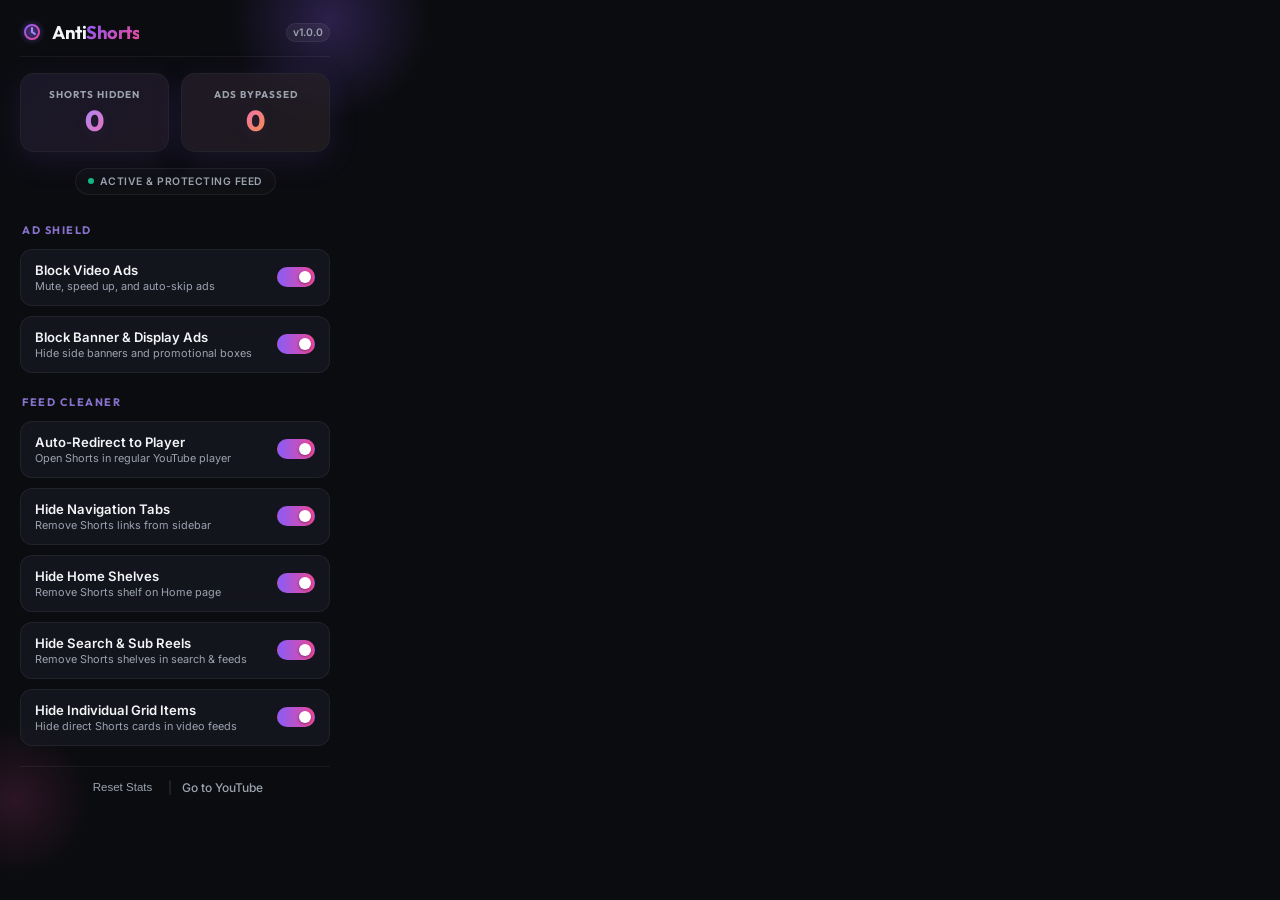
<file: popup.html>
<!DOCTYPE html>
<html lang="en">
<head>
  <meta charset="UTF-8">
  <meta name="viewport" content="width=device-width, initial-scale=1.0">
  <title>YouTube Shorts Blocker</title>
  <link rel="preconnect" href="https://fonts.googleapis.com">
  <link rel="preconnect" href="https://fonts.gstatic.com" crossorigin>
  <link href="https://fonts.googleapis.com/css2?family=Inter:wght@400;500;600&family=Outfit:wght@500;600;700;800&display=swap" rel="stylesheet">
  <link rel="stylesheet" href="popup.css">
</head>
<body>
  <div class="popup-container">
    <!-- Header -->
    <header class="header">
      <div class="logo-area">
        <div class="logo-glow"></div>
        <svg class="logo-icon" viewBox="0 0 24 24" fill="none" xmlns="http://www.w3.org/2000/svg">
          <path d="M19 12C19 15.866 15.866 19 12 19C8.13401 19 5 15.866 5 12C5 8.13401 8.13401 5 12 5C15.866 5 19 8.13401 19 12Z" stroke="url(#logo-grad)" stroke-width="2"/>
          <path d="M12 8V12L15 14" stroke="#A78BFA" stroke-width="2" stroke-linecap="round"/>
          <defs>
            <linearGradient id="logo-grad" x1="5" y1="5" x2="19" y2="19" gradientUnits="userSpaceOnUse">
              <stop stop-color="#8B5CF6"/>
              <stop offset="1" stop-color="#EC4899"/>
            </linearGradient>
          </defs>
        </svg>
        <span class="logo-title">Anti<span class="highlight">Shorts</span></span>
      </div>
      <div class="version-tag">v1.0.0</div>
    </header>

    <!-- Dual Stats Container -->
    <div class="stats-grid">
      <!-- Shorts Card -->
      <div class="stats-card">
        <div class="stats-bg-gradient gradient-shorts"></div>
        <div class="stats-label">SHORTS HIDDEN</div>
        <div class="stats-number" id="stats-counter">0</div>
      </div>
      <!-- Ads Card -->
      <div class="stats-card">
        <div class="stats-bg-gradient gradient-ads"></div>
        <div class="stats-label">ADS BYPASSED</div>
        <div class="stats-number" id="ads-counter">0</div>
      </div>
    </div>
    
    <div class="status-banner">
      <span class="pulse-indicator"></span>
      <span class="status-text">Active & Protecting Feed</span>
    </div>

    <!-- Toggles Section -->
    <main class="controls">
      <div class="section-header">AD SHIELD</div>

      <div class="control-group">
        <div class="control-label-wrapper">
          <span class="control-title">Block Video Ads</span>
          <span class="control-desc">Mute, speed up, and auto-skip ads</span>
        </div>
        <label class="switch">
          <input type="checkbox" id="blockVideoAds" checked>
          <span class="slider"></span>
        </label>
      </div>

      <div class="control-group">
        <div class="control-label-wrapper">
          <span class="control-title">Block Banner & Display Ads</span>
          <span class="control-desc">Hide side banners and promotional boxes</span>
        </div>
        <label class="switch">
          <input type="checkbox" id="blockDisplayAds" checked>
          <span class="slider"></span>
        </label>
      </div>

      <div class="section-header">FEED CLEANER</div>

      <div class="control-group">
        <div class="control-label-wrapper">
          <span class="control-title">Auto-Redirect to Player</span>
          <span class="control-desc">Open Shorts in regular YouTube player</span>
        </div>
        <label class="switch">
          <input type="checkbox" id="redirectShorts" checked>
          <span class="slider"></span>
        </label>
      </div>

      <div class="control-group">
        <div class="control-label-wrapper">
          <span class="control-title">Hide Navigation Tabs</span>
          <span class="control-desc">Remove Shorts links from sidebar</span>
        </div>
        <label class="switch">
          <input type="checkbox" id="hideSidebar" checked>
          <span class="slider"></span>
        </label>
      </div>

      <div class="control-group">
        <div class="control-label-wrapper">
          <span class="control-title">Hide Home Shelves</span>
          <span class="control-desc">Remove Shorts shelf on Home page</span>
        </div>
        <label class="switch">
          <input type="checkbox" id="hideHome" checked>
          <span class="slider"></span>
        </label>
      </div>

      <div class="control-group">
        <div class="control-label-wrapper">
          <span class="control-title">Hide Search & Sub Reels</span>
          <span class="control-desc">Remove Shorts shelves in search & feeds</span>
        </div>
        <label class="switch">
          <input type="checkbox" id="hideSearch" checked>
          <span class="slider"></span>
        </label>
      </div>

      <div class="control-group">
        <div class="control-label-wrapper">
          <span class="control-title">Hide Individual Grid Items</span>
          <span class="control-desc">Hide direct Shorts cards in video feeds</span>
        </div>
        <label class="switch">
          <input type="checkbox" id="hideGrid" checked>
          <span class="slider"></span>
        </label>
      </div>
    </main>

    <!-- Footer Actions -->
    <footer class="footer">
      <button class="btn-text" id="btn-reset">Reset Stats</button>
      <span class="footer-divider">|</span>
      <a href="https://youtube.com" target="_blank" class="footer-link">Go to YouTube</a>
    </footer>
  </div>
  <script src="popup.js"></script>
</body>
</html>
</file>
<file: popup.css>
/* ==========================================================================
   YouTube Shorts Blocker - Extension Popup Stylesheet
   ========================================================================== */

/* Variables */
:root {
  --bg-dark: #0b0c10;
  --bg-surface: rgba(25, 27, 38, 0.65);
  --bg-surface-hover: rgba(255, 255, 255, 0.03);
  --text-main: #f3f4f6;
  --text-muted: #9ca3af;
  --text-highlight: #a78bfa;
  --accent-purple: #8b5cf6;
  --accent-pink: #ec4899;
  --accent-green: #10b981;
  --border-color: rgba(255, 255, 255, 0.06);
  --border-glow: rgba(139, 92, 246, 0.15);
  --font-family: 'Inter', sans-serif;
  --font-display: 'Outfit', sans-serif;
  --shadow-glow: 0 8px 32px 0 rgba(139, 92, 246, 0.12);
}

/* Reset and Container styling */
* {
  box-sizing: border-box;
  margin: 0;
  padding: 0;
}

body {
  width: 350px;
  background-color: var(--bg-dark);
  font-family: var(--font-family);
  color: var(--text-main);
  overflow-x: hidden;
  position: relative;
}

/* Background Glowing Orbs */
body::before {
  content: '';
  position: absolute;
  top: -80px;
  right: -80px;
  width: 200px;
  height: 200px;
  border-radius: 50%;
  background: radial-gradient(circle, rgba(139, 92, 246, 0.25) 0%, rgba(0, 0, 0, 0) 70%);
  z-index: 0;
  pointer-events: none;
}

body::after {
  content: '';
  position: absolute;
  bottom: -60px;
  left: -60px;
  width: 150px;
  height: 150px;
  border-radius: 50%;
  background: radial-gradient(circle, rgba(236, 72, 153, 0.15) 0%, rgba(0, 0, 0, 0) 70%);
  z-index: 0;
  pointer-events: none;
}

.popup-container {
  position: relative;
  z-index: 1;
  padding: 20px;
  display: flex;
  flex-direction: column;
  gap: 16px;
}

/* Header */
.header {
  display: flex;
  justify-content: space-between;
  align-items: center;
  border-bottom: 1px solid var(--border-color);
  padding-bottom: 12px;
}

.logo-area {
  display: flex;
  align-items: center;
  gap: 8px;
  position: relative;
}

.logo-glow {
  position: absolute;
  width: 24px;
  height: 24px;
  background: radial-gradient(circle, rgba(139, 92, 246, 0.6) 0%, rgba(139, 92, 246, 0) 70%);
  filter: blur(2px);
  z-index: -1;
}

.logo-icon {
  width: 24px;
  height: 24px;
  animation: rotateLogo 8s linear infinite;
}

@keyframes rotateLogo {
  from { transform: rotate(0deg); }
  to { transform: rotate(360deg); }
}

.logo-title {
  font-family: var(--font-display);
  font-weight: 700;
  font-size: 1.15rem;
  letter-spacing: -0.5px;
}

.logo-title .highlight {
  background: linear-gradient(135deg, var(--accent-purple), var(--accent-pink));
  -webkit-background-clip: text;
  -webkit-text-fill-color: transparent;
}

.version-tag {
  font-size: 0.65rem;
  font-weight: 600;
  color: var(--text-muted);
  background: rgba(255, 255, 255, 0.05);
  padding: 2px 6px;
  border-radius: 20px;
  border: 1px solid var(--border-color);
}

/* Stats Layout */
.stats-grid {
  display: grid;
  grid-template-columns: 1fr 1fr;
  gap: 12px;
}

.stats-card {
  position: relative;
  background: var(--bg-surface);
  backdrop-filter: blur(12px);
  -webkit-backdrop-filter: blur(12px);
  border: 1px solid var(--border-color);
  border-radius: 14px;
  padding: 14px 10px;
  display: flex;
  flex-direction: column;
  align-items: center;
  gap: 4px;
  overflow: hidden;
  box-shadow: var(--shadow-glow);
  transition: all 0.3s ease;
}

.stats-card:hover {
  border-color: rgba(139, 92, 246, 0.2);
  transform: translateY(-1px);
}

.stats-bg-gradient {
  position: absolute;
  inset: 0;
  z-index: -1;
}

.gradient-shorts {
  background: linear-gradient(135deg, rgba(139, 92, 246, 0.05) 0%, rgba(236, 72, 153, 0.05) 100%);
}

.gradient-ads {
  background: linear-gradient(135deg, rgba(244, 114, 182, 0.05) 0%, rgba(251, 146, 60, 0.05) 100%);
}

.stats-label {
  font-family: var(--font-display);
  font-size: 0.62rem;
  font-weight: 700;
  letter-spacing: 1px;
  color: var(--text-muted);
  text-align: center;
}

.stats-number {
  font-family: var(--font-display);
  font-size: 1.8rem;
  font-weight: 800;
  line-height: 1.1;
  text-shadow: 0 4px 12px rgba(139, 92, 246, 0.1);
  transition: all 0.3s ease;
}

#stats-counter {
  background: linear-gradient(135deg, #a78bfa 0%, #f472b6 100%);
  -webkit-background-clip: text;
  -webkit-text-fill-color: transparent;
}

#ads-counter {
  background: linear-gradient(135deg, #f472b6 0%, #fb923c 100%);
  -webkit-background-clip: text;
  -webkit-text-fill-color: transparent;
}

.status-banner {
  display: flex;
  align-items: center;
  justify-content: center;
  gap: 6px;
  background: rgba(255, 255, 255, 0.02);
  border: 1px solid var(--border-color);
  padding: 6px 12px;
  border-radius: 20px;
  align-self: center;
}

.pulse-indicator {
  width: 6px;
  height: 6px;
  background-color: var(--accent-green);
  border-radius: 50%;
  box-shadow: 0 0 0 0 rgba(16, 185, 129, 0.7);
  animation: pulse 1.8s infinite;
}

@keyframes pulse {
  0% {
    transform: scale(0.95);
    box-shadow: 0 0 0 0 rgba(16, 185, 129, 0.7);
  }
  70% {
    transform: scale(1);
    box-shadow: 0 0 0 6px rgba(16, 185, 129, 0);
  }
  100% {
    transform: scale(0.95);
    box-shadow: 0 0 0 0 rgba(16, 185, 129, 0);
  }
}

.status-text {
  font-size: 0.65rem;
  color: var(--text-muted);
  font-weight: 600;
  letter-spacing: 0.5px;
  text-transform: uppercase;
}

/* Section Header styling */
.section-header {
  font-family: var(--font-display);
  font-size: 0.68rem;
  font-weight: 700;
  letter-spacing: 1.5px;
  color: var(--text-highlight);
  margin-top: 12px;
  margin-bottom: 2px;
  padding-left: 2px;
  text-transform: uppercase;
  opacity: 0.8;
}


/* Controls */
.controls {
  display: flex;
  flex-direction: column;
  gap: 10px;
}

.control-group {
  display: flex;
  justify-content: space-between;
  align-items: center;
  background: var(--bg-surface);
  backdrop-filter: blur(12px);
  -webkit-backdrop-filter: blur(12px);
  border: 1px solid var(--border-color);
  padding: 12px 14px;
  border-radius: 12px;
  transition: all 0.2s cubic-bezier(0.4, 0, 0.2, 1);
}

.control-group:hover {
  background: var(--bg-surface-hover);
  border-color: rgba(139, 92, 246, 0.2);
  transform: translateY(-1px);
}

.control-label-wrapper {
  display: flex;
  flex-direction: column;
  gap: 2px;
  max-width: 230px;
}

.control-title {
  font-size: 0.82rem;
  font-weight: 600;
  color: var(--text-main);
}

.control-desc {
  font-size: 0.68rem;
  color: var(--text-muted);
  line-height: 1.2;
}

/* Toggle Switches */
.switch {
  position: relative;
  display: inline-block;
  width: 38px;
  height: 20px;
  flex-shrink: 0;
}

.switch input {
  opacity: 0;
  width: 0;
  height: 0;
}

.slider {
  position: absolute;
  cursor: pointer;
  inset: 0;
  background-color: rgba(255, 255, 255, 0.1);
  border-radius: 34px;
  border: 1px solid rgba(255, 255, 255, 0.05);
  transition: all 0.3s cubic-bezier(0.4, 0, 0.2, 1);
}

.slider::before {
  position: absolute;
  content: "";
  height: 12px;
  width: 12px;
  left: 3px;
  bottom: 3px;
  background-color: #ffffff;
  border-radius: 50%;
  transition: all 0.3s cubic-bezier(0.25, 0.8, 0.25, 1.25);
  box-shadow: 0 1px 3px rgba(0, 0, 0, 0.4);
}

.switch input:checked + .slider {
  background: linear-gradient(90deg, var(--accent-purple), var(--accent-pink));
  border-color: transparent;
}

.switch input:checked + .slider::before {
  transform: translateX(18px);
}

.switch:hover .slider::before {
  box-shadow: 0 0 6px var(--accent-purple);
}

/* Footer Section */
.footer {
  display: flex;
  justify-content: center;
  align-items: center;
  gap: 10px;
  font-size: 0.75rem;
  color: var(--text-muted);
  border-top: 1px solid var(--border-color);
  padding-top: 12px;
  margin-top: 4px;
}

.footer-divider {
  opacity: 0.3;
}

.btn-text {
  background: none;
  border: none;
  color: var(--text-muted);
  font-size: 0.72rem;
  font-weight: 500;
  cursor: pointer;
  transition: color 0.2s ease, text-shadow 0.2s ease;
  padding: 2px 6px;
  border-radius: 4px;
}

.btn-text:hover {
  color: var(--accent-pink);
  text-shadow: 0 0 8px rgba(236, 72, 153, 0.4);
}

.footer-link {
  color: var(--text-muted);
  text-decoration: none;
  font-weight: 500;
  transition: color 0.2s ease, text-shadow 0.2s ease;
}

.footer-link:hover {
  color: var(--text-highlight);
  text-shadow: 0 0 8px rgba(167, 139, 250, 0.4);
}
</file>
